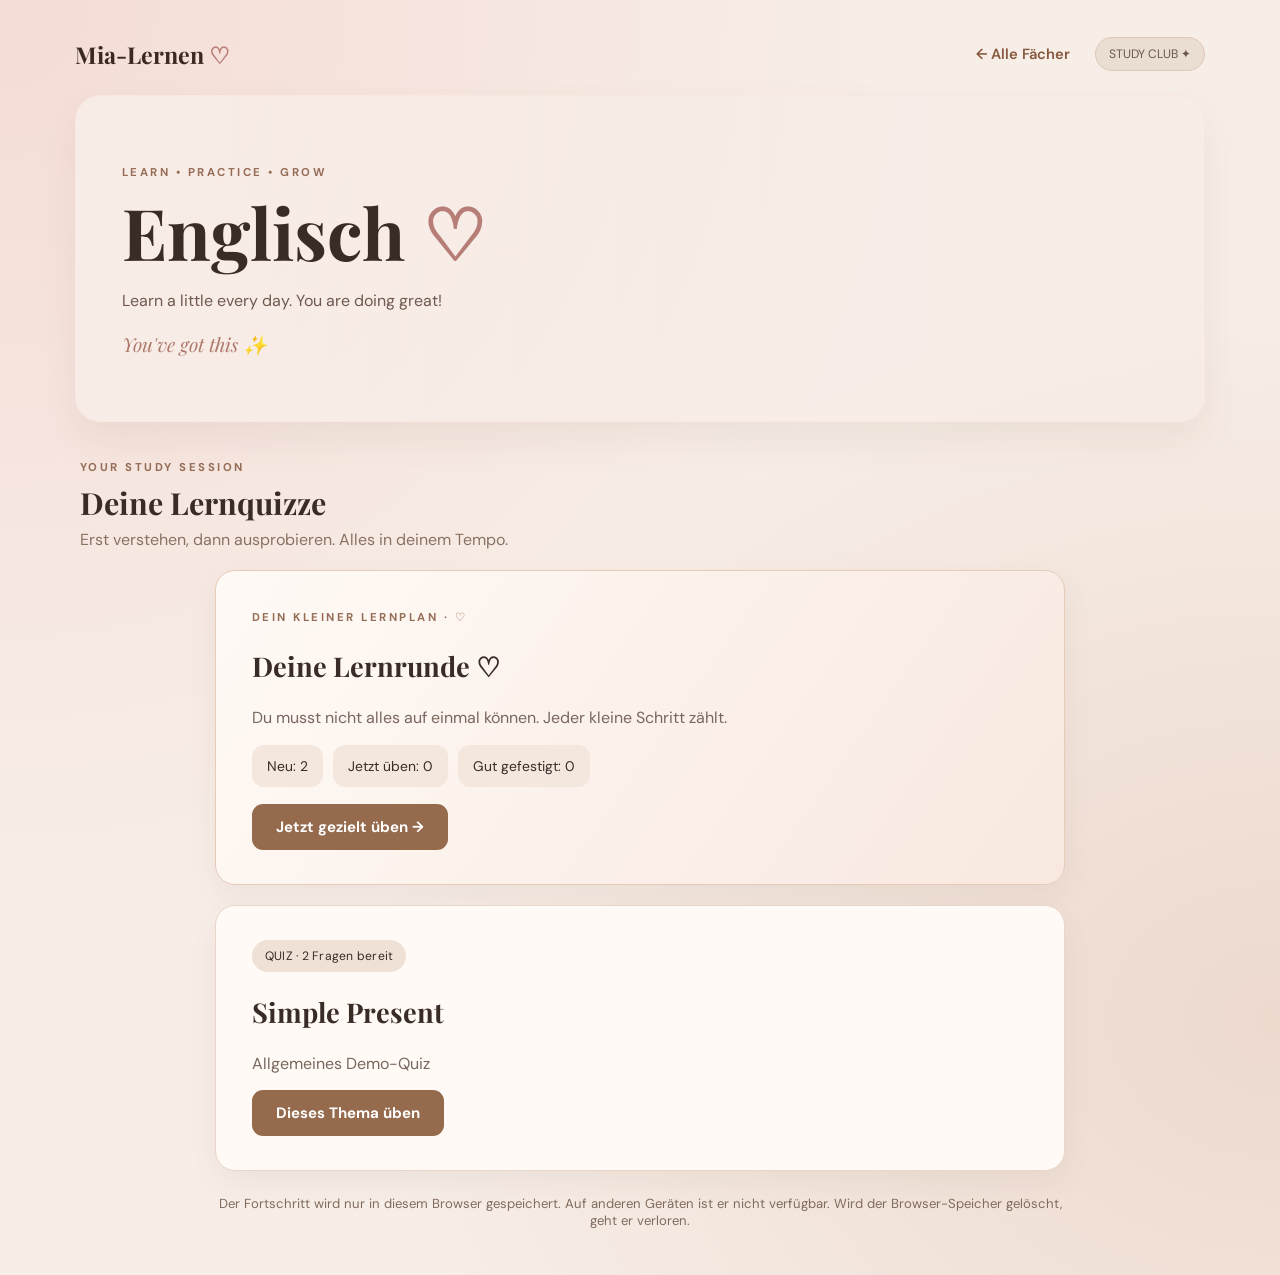
<file: englisch.html>
<!doctype html><html lang="de"><head><meta charset="utf-8"><meta name="viewport" content="width=device-width,initial-scale=1"><title>Englisch | Mia-Lernen</title><link rel="stylesheet" href="./style.css"><script src="./quiz.js" defer></script></head><body data-subject="englisch"><main><header class="top"><a class="brand" href="./index.html">Mia-Lernen <span class="heart">♡</span></a><nav class="topnav"><a class="back-link" href="./index.html">← Alle Fächer</a><span class="tag">STUDY CLUB ✦</span></nav></header><section class="hero subject-hero" data-theme="englisch"><div class="hero-copy"><span class="eyebrow">LEARN • PRACTICE • GROW</span><h1>Englisch <span class="heart">♡</span></h1><p>Learn a little every day. You are doing great!</p><span class="motto">You've got this ✨</span></div><div class="hero-ornament" aria-hidden="true"></div><div class="subject-marker" aria-hidden="true">📚</div></section><div class="sectionheading"><span class="eyebrow">YOUR STUDY SESSION</span><h2>Deine Lernquizze</h2><p>Erst verstehen, dann ausprobieren. Alles in deinem Tempo.</p></div><div id="quiz-root" class="quiz-frame"><p>Quizze werden geladen …</p></div></main></body></html>
</file>
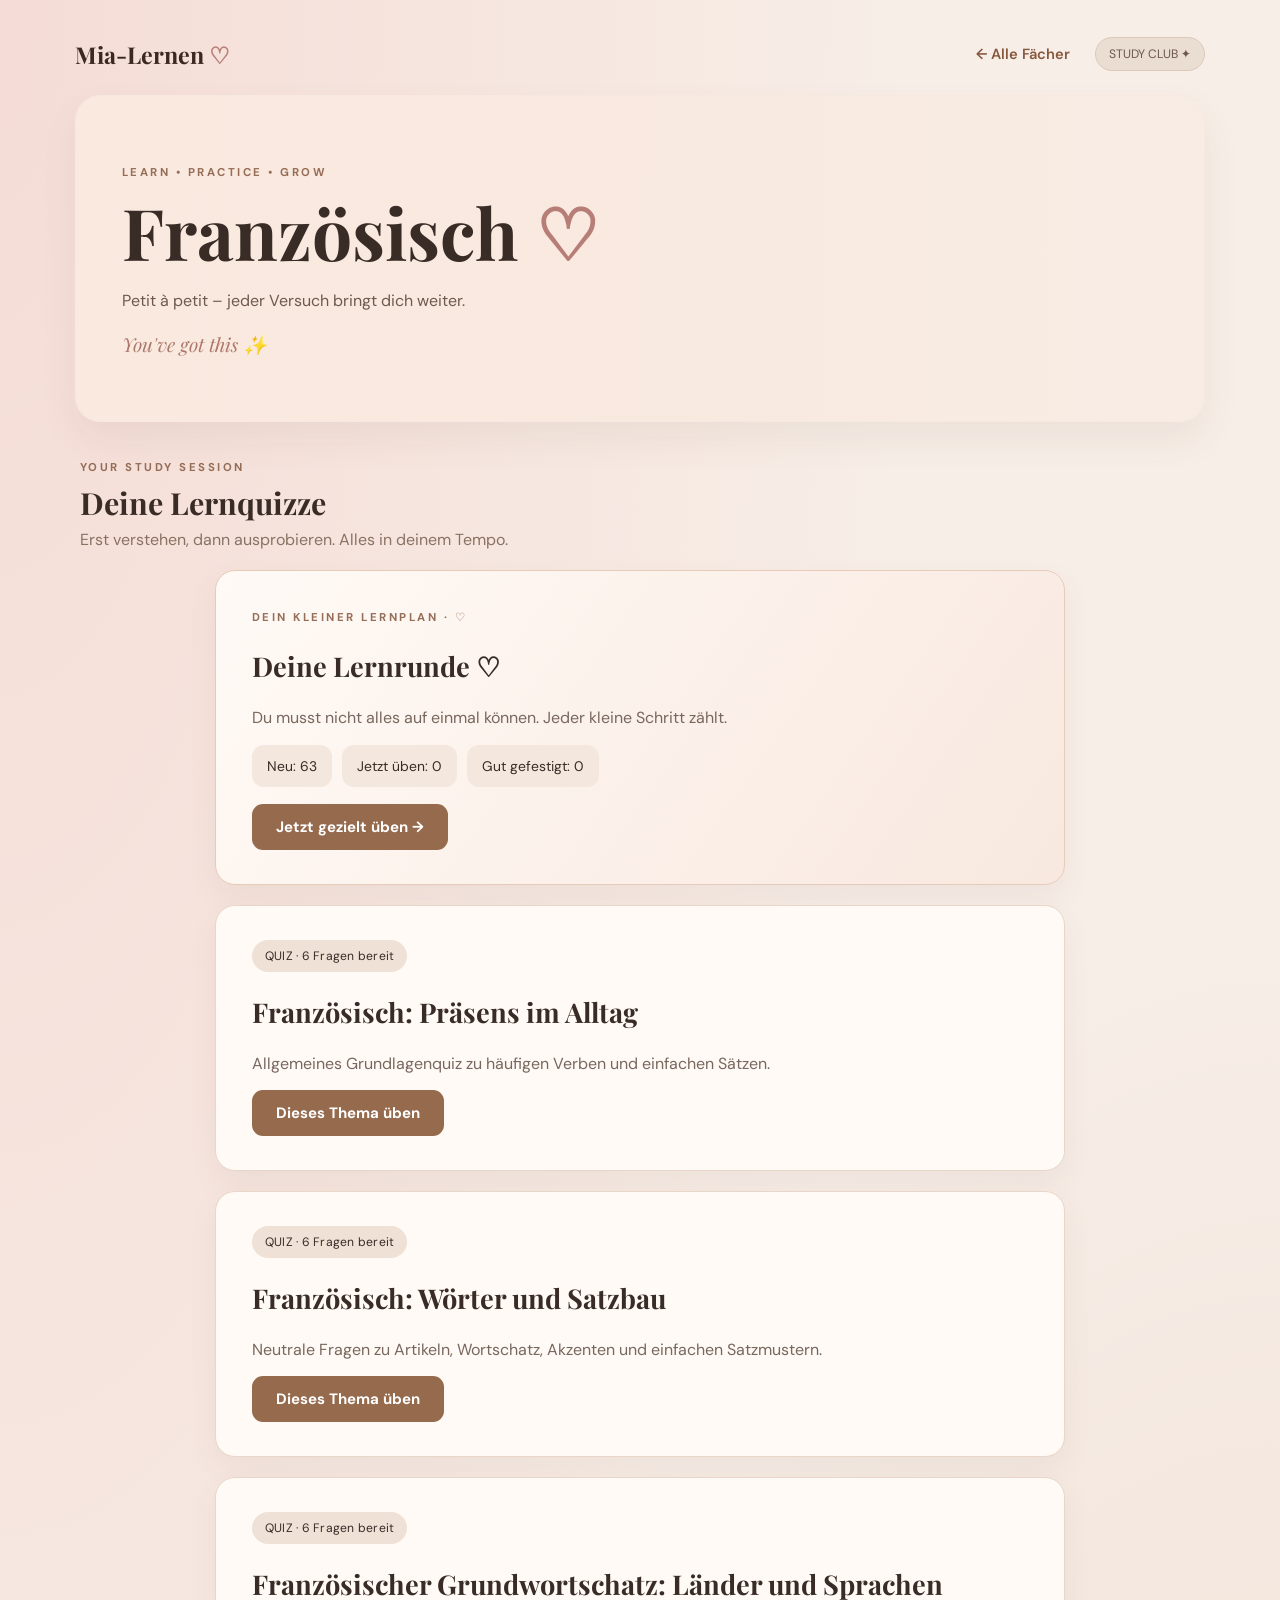
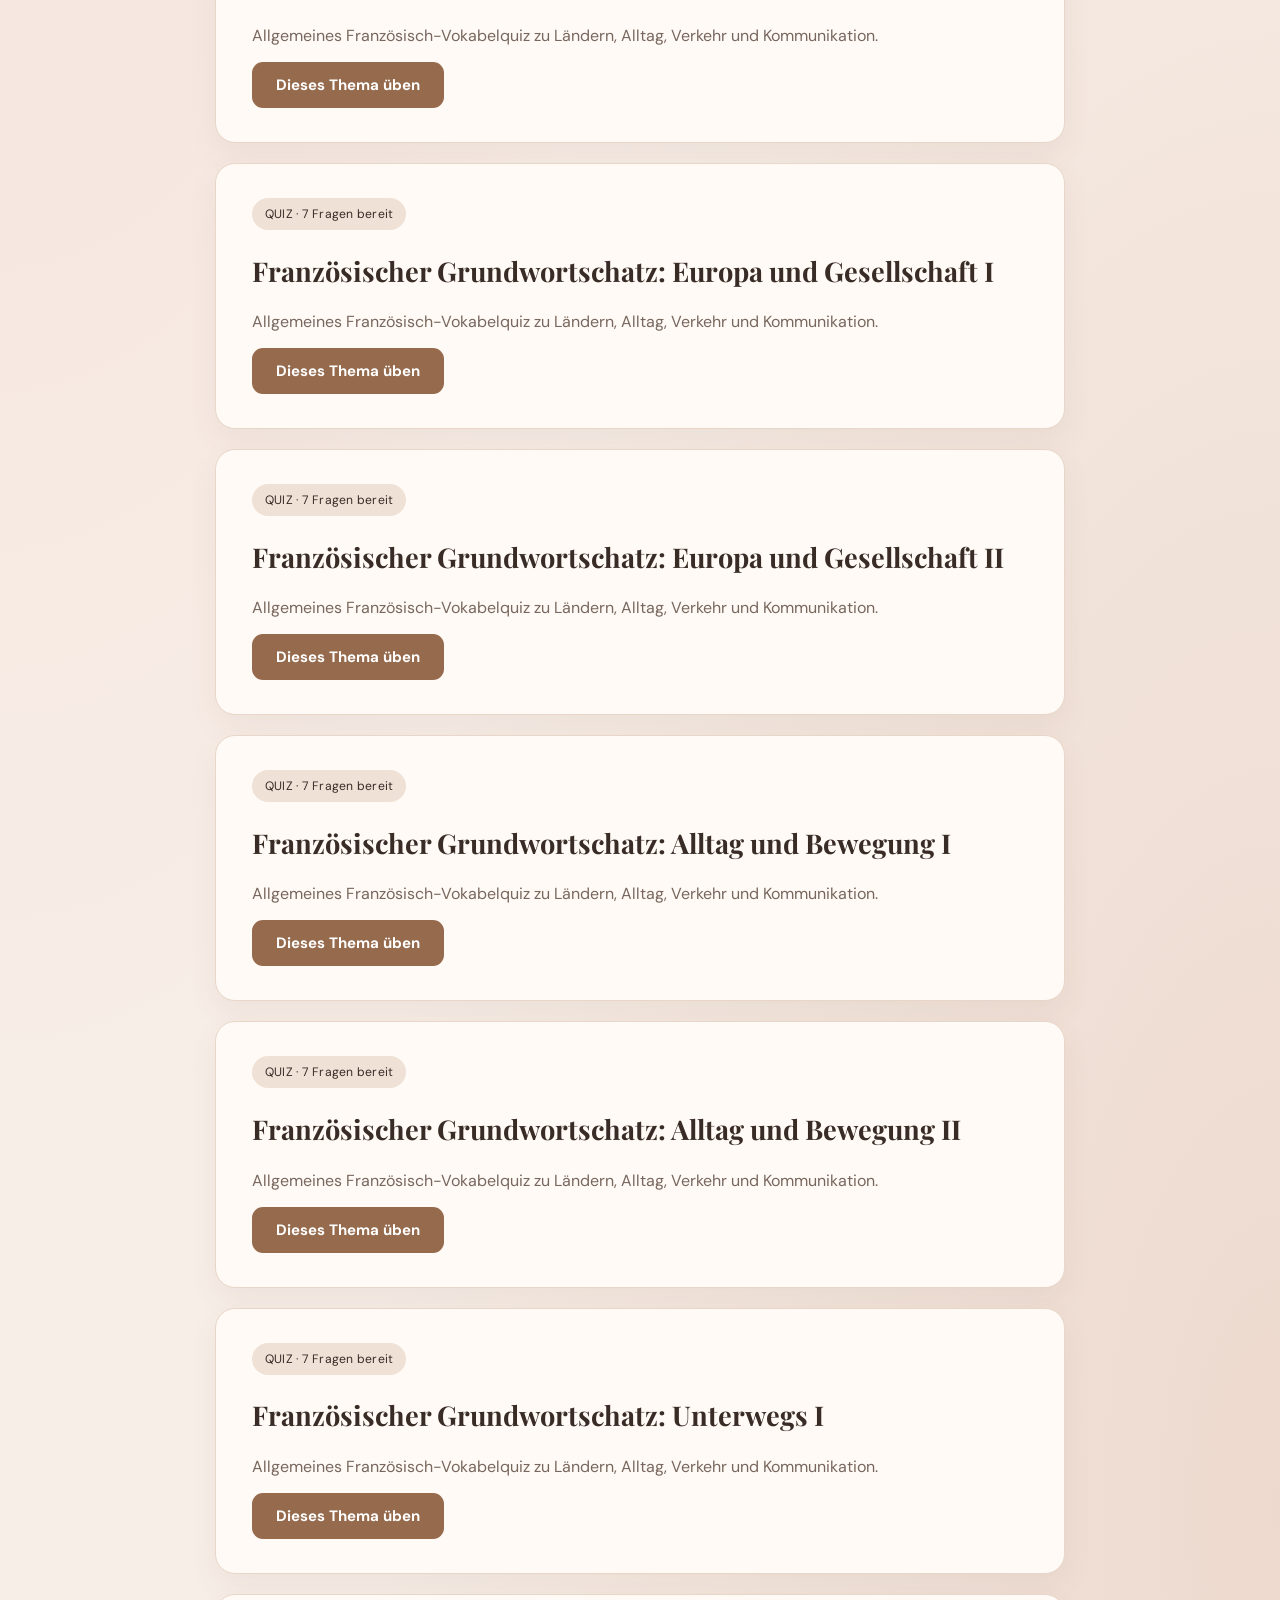
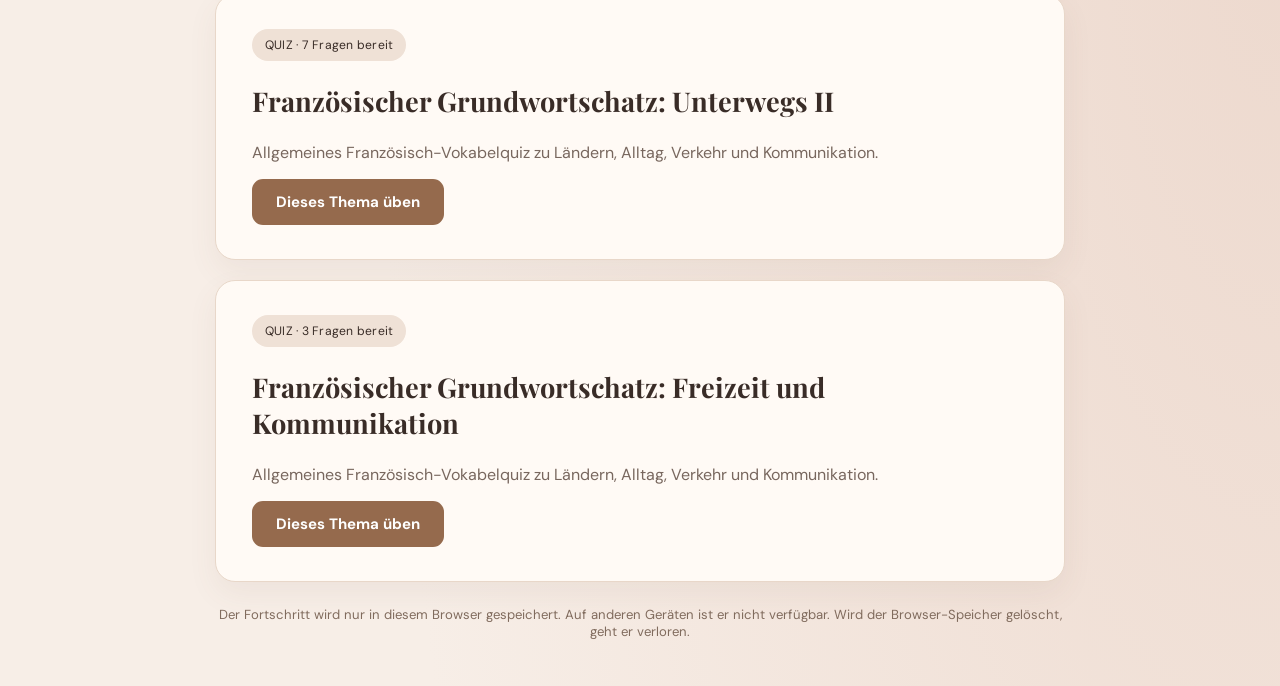
<file: franzoesisch.html>
<!doctype html><html lang="de"><head><meta charset="utf-8"><meta name="viewport" content="width=device-width,initial-scale=1"><title>Französisch | Mia-Lernen</title><link rel="stylesheet" href="./style.css"><script src="./quiz.js" defer></script></head><body data-subject="franzoesisch"><main><header class="top"><a class="brand" href="./index.html">Mia-Lernen <span class="heart">♡</span></a><nav class="topnav"><a class="back-link" href="./index.html">← Alle Fächer</a><span class="tag">STUDY CLUB ✦</span></nav></header><section class="hero subject-hero" data-theme="franzoesisch"><div class="hero-copy"><span class="eyebrow">LEARN • PRACTICE • GROW</span><h1>Französisch <span class="heart">♡</span></h1><p>Petit à petit – jeder Versuch bringt dich weiter.</p><span class="motto">You've got this ✨</span></div><div class="hero-ornament" aria-hidden="true"></div><div class="subject-marker" aria-hidden="true">🗼</div></section><div class="sectionheading"><span class="eyebrow">YOUR STUDY SESSION</span><h2>Deine Lernquizze</h2><p>Erst verstehen, dann ausprobieren. Alles in deinem Tempo.</p></div><div id="quiz-root" class="quiz-frame"><p>Quizze werden geladen …</p></div></main></body></html>
</file>
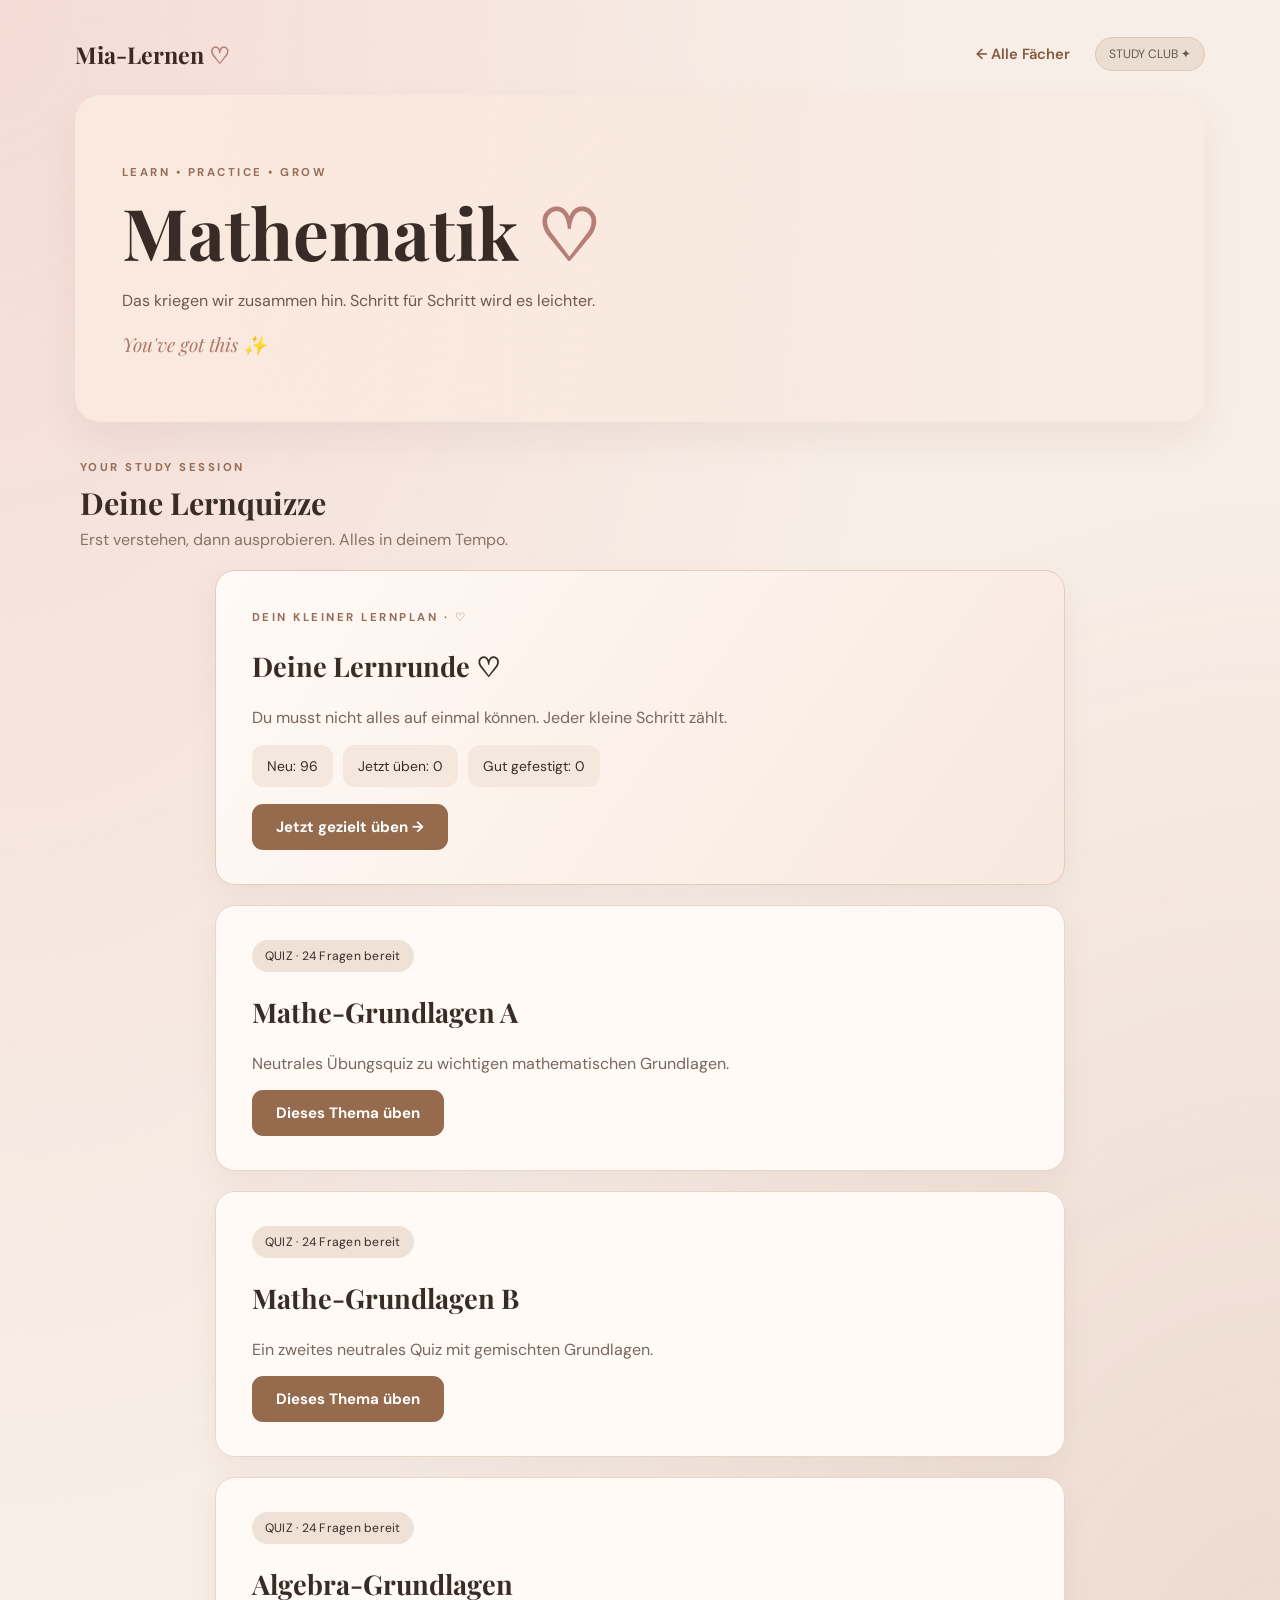
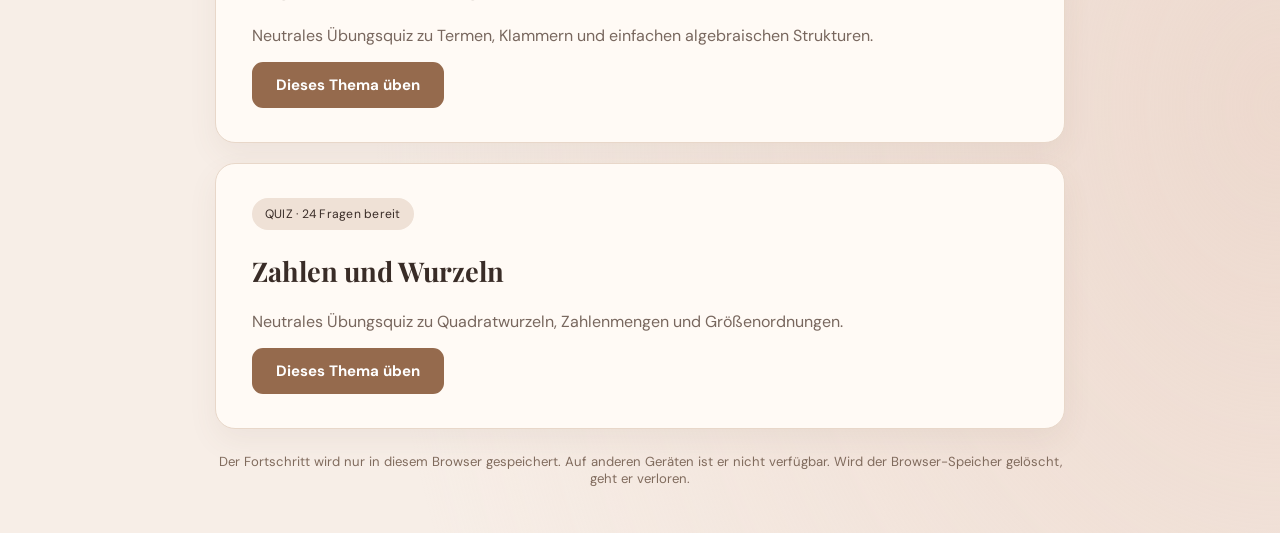
<file: mathe.html>
<!doctype html><html lang="de"><head><meta charset="utf-8"><meta name="viewport" content="width=device-width,initial-scale=1"><title>Mathematik | Mia-Lernen</title><link rel="stylesheet" href="./style.css"><script src="./quiz.js" defer></script></head><body data-subject="mathe"><main><header class="top"><a class="brand" href="./index.html">Mia-Lernen <span class="heart">♡</span></a><nav class="topnav"><a class="back-link" href="./index.html">← Alle Fächer</a><span class="tag">STUDY CLUB ✦</span></nav></header><section class="hero subject-hero" data-theme="mathe"><div class="hero-copy"><span class="eyebrow">LEARN • PRACTICE • GROW</span><h1>Mathematik <span class="heart">♡</span></h1><p>Das kriegen wir zusammen hin. Schritt für Schritt wird es leichter.</p><span class="motto">You've got this ✨</span></div><div class="hero-ornament" aria-hidden="true"></div><div class="subject-marker" aria-hidden="true">🧮</div></section><div class="sectionheading"><span class="eyebrow">YOUR STUDY SESSION</span><h2>Deine Lernquizze</h2><p>Erst verstehen, dann ausprobieren. Alles in deinem Tempo.</p></div><div id="quiz-root" class="quiz-frame"><p>Quizze werden geladen …</p></div></main></body></html>
</file>
<file: style.css>
@import url('https://fonts.googleapis.com/css2?family=DM+Sans:wght@400;500;600;700&family=Playfair+Display:wght@400;500;600;700&display=swap');
:root{font-family:"DM Sans",system-ui,sans-serif;background:#f7eee7;color:#392c27}*{box-sizing:border-box}body{margin:0;min-height:100vh;background:radial-gradient(ellipse at 0 0,#f5dcd6,transparent 50%),radial-gradient(ellipse at 100% 80%,#edd9ce,transparent 50%),#f7eee7;padding:22px}h1,h2,h3{font-family:"Playfair Display",Georgia,serif}a{color:#87583e}main{max-width:1130px;margin:15px auto}.top{display:flex;justify-content:space-between;align-items:center;gap:20px;margin-bottom:24px}.brand{text-decoration:none;color:#3b2921;font:700 1.45rem "Playfair Display",serif}.topnav{display:flex;align-items:center;gap:25px;font-size:.92rem;color:#6c584c}.topnav a{text-decoration:none}.tag{background:#eaddd2;border:1px solid #dec9b9;border-radius:30px;padding:8px 13px;font-size:.76rem}.hero{position:relative;overflow:hidden;border-radius:25px;background:linear-gradient(112deg,#f7e8dd,#f4dfd5 62%,#e7cbbb);min-height:294px;padding:64px 46px;display:flex;align-items:center;box-shadow:0 18px 36px #79594314;border:1px solid #f7e9df}.hero-copy{position:relative;z-index:2;width:67%}.hero h1{font-size:clamp(2.7rem,6vw,4.45rem);line-height:1.1;margin:12px 0}.hero p{color:#6f594e;max-width:480px;line-height:1.7}.eyebrow{letter-spacing:.22em;text-transform:uppercase;font-size:.71rem;font-weight:700;color:#966d57}.hero-ornament{position:absolute;right:7%;top:36px;width:250px;height:245px;border-radius:55% 45% 48% 52%;background:radial-gradient(circle at 48% 45%,#fbf1e9 0 18%,#dcbda9 19% 26%,transparent 27%),linear-gradient(145deg,#e0b6aa,#b88d79);box-shadow:inset 0 0 0 12px #ffffff4a,0 20px 26px #74534025;transform:rotate(-10deg)}.hero-ornament:before,.plaid:before{content:"";position:absolute;inset:0;background:repeating-linear-gradient(0deg,transparent 0 20px,#7f584525 20px 24px,transparent 24px 40px),repeating-linear-gradient(90deg,transparent 0 22px,#7f584525 22px 27px,transparent 27px 44px);border-radius:inherit}.hero-ornament:after{content:"✦";position:absolute;bottom:27px;right:15px;color:#fff7e7;font-size:48px}.home-intro{display:flex;align-items:end;justify-content:space-between;gap:15px;margin:36px 3px 18px}.home-intro h2{font-size:2rem;margin:5px 0}.home-intro p{color:#826d60;margin:0}.subjects{display:grid;grid-template-columns:repeat(3,minmax(0,1fr));gap:20px}.subject,.panel{background:#fffaf5;border:1px solid #e8d7c9;border-radius:20px;padding:24px;box-shadow:0 12px 30px #74534012}.subject{text-align:center;transition:transform .18s ease,box-shadow .18s ease}.subject:hover{transform:translateY(-3px);box-shadow:0 15px 35px #74534024}.subject-art{height:180px;border-radius:15px;display:grid;place-items:center;overflow:hidden;position:relative;background:radial-gradient(circle at 70% 30%,#fffcf6 0 13%,transparent 14%),linear-gradient(140deg,#f5e3d7,#e6cbb7)}.subject-art:before{content:"";position:absolute;width:120px;height:120px;background:repeating-linear-gradient(0deg,#a9826622 0 6px,transparent 6px 18px),repeating-linear-gradient(90deg,#a9826622 0 6px,transparent 6px 19px);transform:rotate(-14deg);right:-22px;bottom:-28px;border-radius:12px}.subject-art span{position:relative;font-size:5.5rem;filter:drop-shadow(8px 10px 7px #67452d35)}.subject-englisch .subject-art{background:linear-gradient(145deg,#f7e3e4,#e5cad0)}.subject-franzoesisch .subject-art{background:linear-gradient(145deg,#f1e3d5,#ddc6bb)}.subject h2{font-size:1.67rem;margin:20px 0 8px}.subject p{color:#7c6a60;font-size:.92rem;min-height:45px;line-height:1.55}.btn,.subject a{display:inline-block;border:0;border-radius:11px;background:#956a4d;color:#fff;font:700 .94rem "DM Sans",sans-serif;padding:13px 24px;text-decoration:none;cursor:pointer;transition:filter .15s}.subject a{margin-top:9px}.subject-englisch a{background:#bd8990}.subject-franzoesisch a{background:#9c7e69}.btn:hover,.subject a:hover{filter:brightness(.91)}.btn:disabled{opacity:.5;cursor:default}.home-foot{display:grid;grid-template-columns:1.2fr 1fr;gap:18px;margin-top:24px}.mini-note{background:#f1ded7;border:1px solid #e3cec3;border-radius:17px;padding:22px 25px}.mini-note h3{font-size:1.35rem;margin:8px 0}.mini-note p{margin:0;color:#735e54;line-height:1.6}.plaid{position:relative;overflow:hidden}.plaid>*{position:relative;z-index:1}.muted{color:#78675e}.panel{margin:20px 0}.panel h2{font-size:1.7rem}.pill{display:inline-block;background:#efe1d6;padding:8px 13px;border-radius:99px;font-size:.76rem;letter-spacing:.02em}.tip{background:#f8eee6;border:1px solid #ecdbce;border-radius:14px;padding:19px 22px;margin:22px 0}.tip strong{color:#95684c}.tip p{line-height:1.65;margin:8px 0 17px}.option{display:block;width:100%;padding:16px 19px;margin:11px 0;border:1.5px solid #dfcbbd;border-radius:13px;background:#fffbf6;text-align:left;font:500 1rem "DM Sans",sans-serif;color:#382820;cursor:pointer;transition:background .12s,border-color .12s}.option:hover:not(:disabled){background:#f9eee3;border-color:#9e765e}.option:disabled{cursor:default}.right{background:#e8f5e9;border-color:#4a8960}.wrong{background:#fce8e6;border-color:#b66b66}.hidden{display:none}.bar{background:#e8d9ce;border-radius:99px;height:9px;overflow:hidden;margin:16px 0 25px}.bar>div{height:100%;background:#ae806a;transition:width .2s}.stats{display:flex;gap:10px;flex-wrap:wrap;margin:17px 0}.stats span{background:#f3e7de;border-radius:12px;padding:12px 15px;font-size:.87rem}.feedback{background:#f7e7da;border:1px solid #ecd6c6;border-radius:14px;padding:17px;margin:16px 0}.center{text-align:center}.privacy{font-size:.82rem;color:#806b5d;text-align:center;margin:24px 0}.heart{color:#b77e78}.subject-hero{min-height:300px}.subject-hero .hero-copy{width:63%}.subject-hero .hero-ornament{width:235px;height:225px;top:36px;right:8%}.subject-hero[data-theme=englisch]{background:linear-gradient(115deg,#f9e9e5,#e7d3d2)}.subject-hero[data-theme=franzoesisch]{background:linear-gradient(115deg,#f8ecdf,#e6d2c5)}.subject-hero[data-theme=englisch] .hero-ornament{background:linear-gradient(135deg,#d8b0b9,#b79098)}.subject-hero[data-theme=franzoesisch] .hero-ornament{background:linear-gradient(135deg,#dcc3b0,#a98b77)}.subject-marker{position:absolute;right:14%;top:87px;font-size:5.2rem;z-index:1;filter:drop-shadow(7px 12px 5px #69493030)}.sectionheading{margin:33px 5px 10px}.sectionheading h2{margin:6px 0;font-size:1.9rem}.sectionheading p{color:#8a7263;margin:0}.quiz-frame{max-width:850px;margin:0 auto}.quiz-frame .panel{padding:34px 36px}.back-link{text-decoration:none;font-weight:600}.motto{font-family:"Playfair Display",serif;font-style:italic;font-size:1.2rem;color:#ad786a}@media(max-width:760px){body{padding:14px}.topnav{gap:8px}.tag{display:none}.hero{padding:45px 25px;min-height:260px}.hero-copy,.subject-hero .hero-copy{width:75%}.hero-ornament{right:-75px;opacity:.42}.subject-marker{right:10px}.subjects{grid-template-columns:1fr}.subject-art{height:165px}.subject p{min-height:0}.home-foot{grid-template-columns:1fr}.quiz-frame .panel{padding:23px}.home-intro{margin-top:25px}.home-intro h2{font-size:1.7rem}}@media(max-width:420px){.hero-copy,.subject-hero .hero-copy{width:100%}.hero-ornament,.subject-marker{opacity:.16}.hero h1{font-size:2.5rem}.top{margin-bottom:15px}}
n/* Foto-Editorial: Hintergrundbilder und mobil optimierte Fachkarten */n.subject-art:before{display:none}.subject-art img{display:block;width:100%;height:100%;object-fit:cover;object-position:center;transition:transform .35s ease}.subject:hover .subject-art img{transform:scale(1.045)}.subject-franzoesisch .subject-art img{object-position:center 44%}.subject-art{height:210px}.subject-hero{background-size:cover;background-position:center}.subject-hero:after{content:"";position:absolute;inset:0;background:linear-gradient(90deg,#f9e9df 0%,#f9e9dfee 46%,#f9e9df54 100%);z-index:0;pointer-events:none}.subject-hero .hero-copy{z-index:2}.subject-hero .hero-ornament,.subject-marker{display:none}.subject-hero[data-theme=mathe]{background-image:url("https://images.pexels.com/photos/27647746/pexels-photo-27647746.jpeg?auto=compress&cs=tinysrgb&w=900")}.subject-hero[data-theme=englisch]{background-image:url("https://images.pexels.com/photos/14818791/pexels-photo-14818791.jpeg?auto=compress&cs=tinysrgb&w=900")}.subject-hero[data-theme=franzoesisch]{background-image:url("https://images.pexels.com/photos/4039924/pexels-photo-4039924.jpeg?auto=compress&cs=tinysrgb&w=900")}.subject-hero[data-theme=englisch]:after{background:linear-gradient(90deg,#f8ece7 0%,#f8ece7ed 48%,#f8ece74d 100%)}@media(max-width:760px){.subject-art{height:195px}.subject-hero:after{background:linear-gradient(90deg,#f8ebe4f9 0%,#f8ebe4ed 65%,#f8ebe48f 100%)}.subject-hero .hero-copy{width:90%}}n
/* Quiz editorial upgrade */
#quiz-root{max-width:850px;margin:auto}.overview-card{background:linear-gradient(125deg,#fffaf6,#f8e8df);border:1px solid #e7cbb9}.question-card{position:relative;overflow:hidden;background:#fffaf5;border:1px solid #e6d2c5;box-shadow:0 16px 40px #62402f18}.question-card:before{content:'♡';position:absolute;right:25px;top:60px;font:38px Georgia,serif;color:#d3a69a;opacity:.65;pointer-events:none}.question-kicker{display:flex;justify-content:space-between;align-items:center;gap:12px;margin-bottom:12px}.question-card h2{font-size:clamp(1.6rem,4vw,2.25rem);margin:14px 0 18px}.lesson-cards{display:grid;gap:12px;margin:22px 0}.lesson-explain,.lesson-memory{border-radius:15px;padding:18px 21px;line-height:1.6}.lesson-explain{background:#f6e9e2;border:1px solid #e8cdc2}.lesson-memory{background:linear-gradient(110deg,#f4ddd6,#f8e8dd);border:1px solid #eacdc5}.lesson-cards strong{display:block;color:#76503d;font-family:'Playfair Display',Georgia,serif;font-size:1.17rem}.lesson-cards p{margin:8px 0 0}.question-prompt{margin:26px 0 17px}.question-prompt h3{margin:9px 0;font-size:1.45rem;line-height:1.4}.question-card .option{position:relative;padding:17px 20px;border-radius:14px;background:#fff8f2;box-shadow:0 2px 6px #73563c0a}.question-card .option:not(:disabled):hover{background:#f6e3da;transform:translateY(-1px)}.question-card .option.right{background:#e5f3e8}.question-card .option.wrong{background:#fbe6e4}.praise-card{background:#f7dcd7;border:1px solid #e7b9b4;border-radius:14px;padding:19px 21px;margin:22px 0}.praise-card strong{font:600 1.25rem 'Playfair Display',Georgia,serif}.praise-card p{line-height:1.6}.question-card>.btn{margin-top:16px;display:block;min-width:205px;margin-left:auto;text-align:center}.question-card>.btn.hidden{display:none}.result-card{padding:46px 24px!important;background:linear-gradient(120deg,#fffaf6,#f6e0da)}.result-card h2{font-size:2.3rem}.result-card p{line-height:1.7}.result-card .btn{margin-top:10px}.topic-card{transition:transform .15s}.topic-card:hover{transform:translateY(-2px)}@media(max-width:550px){.question-kicker{align-items:flex-start;flex-direction:column}.lesson-explain,.lesson-memory{padding:16px}.question-card:before{top:85px}.question-card>.btn{width:100%}}
</file>
